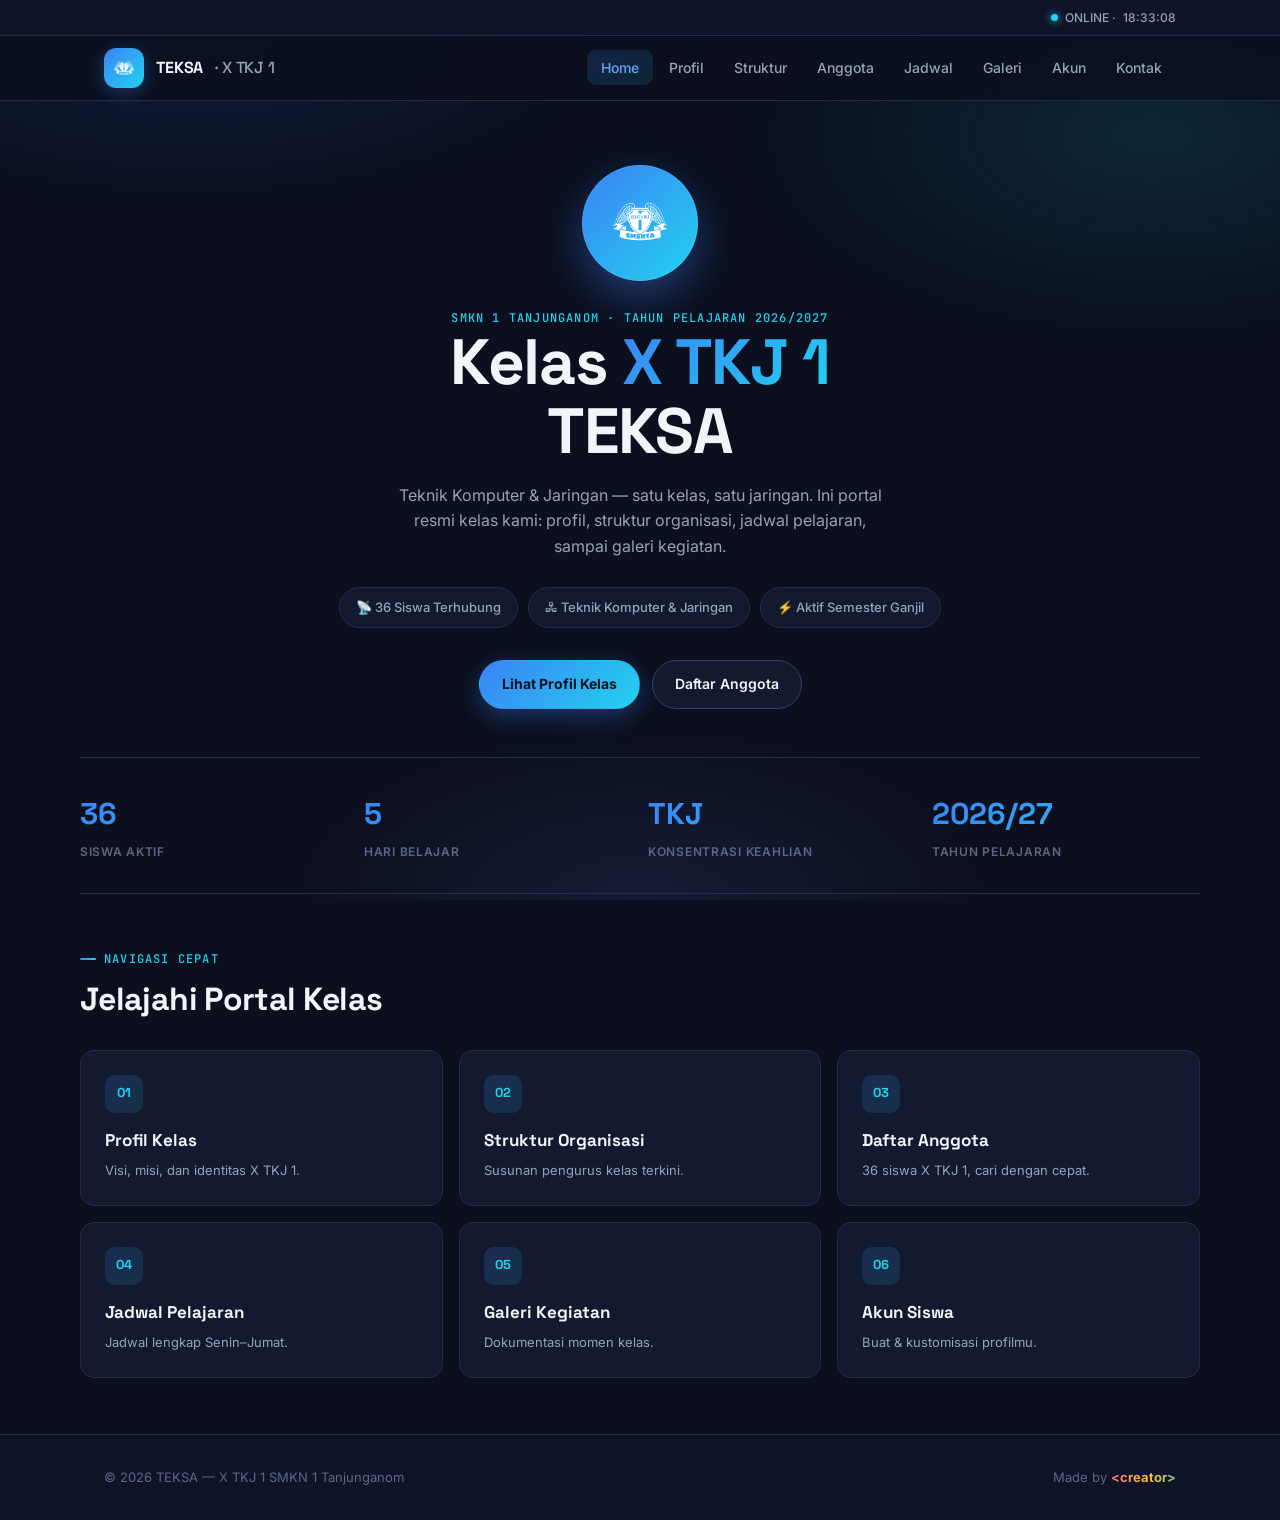
<file: index.html>
<!DOCTYPE html>
<html lang="id">
<head>
  <meta charset="UTF-8">
  <meta name="viewport" content="width=device-width, initial-scale=1.0">
  <title>TEKSA — X TKJ 1</title>
  <meta name="description" content="Situs resmi kelas X TKJ 1 (TEKSA) SMKN 1 Tanjunganom.">
  <link rel="icon" href="assets/logo.png">
  <link rel="stylesheet" href="css/style.css">
  <link rel="stylesheet" href="css/home.css">
</head>
<body>

  <div class="statusbar">
    <div class="statusbar__inner">
      <span class="statusbar__ping"><span class="statusbar__dot"></span> ONLINE · <span data-clock>00:00:00</span></span>
    </div>
  </div>

  <nav class="navbar">
    <div class="navbar__inner">
      <a href="index.html" class="navbar__brand">
        <span class="navbar__brand-badge"><img src="assets/logo.png" alt="Logo TEKSA"></span>
        TEKSA <span>· X TKJ 1</span>
      </a>
      <button class="navbar__toggle" aria-label="Buka menu" aria-expanded="false">
        <span></span><span></span><span></span>
      </button>
      <ul class="navbar__links">
        <li><a href="index.html" class="navbar__link">home</a></li>
        <li><a href="profil.html" class="navbar__link">profil</a></li>
        <li><a href="struktur.html" class="navbar__link">struktur</a></li>
        <li><a href="anggota.html" class="navbar__link">anggota</a></li>
        <li><a href="jadwal.html" class="navbar__link">jadwal</a></li>
        <li><a href="galeri.html" class="navbar__link">galeri</a></li>
        <li><a href="akun.html" class="navbar__link">akun</a></li>
        <li><a href="kontak.html" class="navbar__link">kontak</a></li>
      </ul>
    </div>
  </nav>

  <main>
    <section class="hero container hero--center">
      <div class="hero__badge">
        <img src="assets/logo.png" alt="Lambang TEKSA" class="hero__shield">
      </div>
      <p class="eyebrow eyebrow--center">SMKN 1 Tanjunganom · Tahun Pelajaran 2026/2027</p>
      <h1 class="hero__title">Kelas <span class="accent">X TKJ 1</span><br>TEKSA</h1>
      <p class="page-sub page-sub--center mt-16">Teknik Komputer &amp; Jaringan — satu kelas, satu jaringan. Ini portal resmi kelas kami: profil, struktur organisasi, jadwal pelajaran, sampai galeri kegiatan.</p>

      <div class="hero__pills">
        <span class="hero__pill">📡 36 Siswa Terhubung</span>
        <span class="hero__pill">🖧 Teknik Komputer &amp; Jaringan</span>
        <span class="hero__pill">⚡ Aktif Semester Ganjil</span>
      </div>

      <div class="hero__actions btn-row hero__actions--center">
        <a href="profil.html" class="btn btn--primary">Lihat Profil Kelas</a>
        <a href="anggota.html" class="btn">Daftar Anggota</a>
      </div>
    </section>

    <section class="stats container">
      <div class="stats__grid">
        <div class="stat">
          <div class="stat__value">36</div>
          <div class="stat__label">Siswa Aktif</div>
        </div>
        <div class="stat">
          <div class="stat__value">5</div>
          <div class="stat__label">Hari Belajar</div>
        </div>
        <div class="stat">
          <div class="stat__value">TKJ</div>
          <div class="stat__label">Konsentrasi Keahlian</div>
        </div>
        <div class="stat">
          <div class="stat__value">2026/27</div>
          <div class="stat__label">Tahun Pelajaran</div>
        </div>
      </div>
    </section>

    <section class="section container">
      <div class="section-head">
        <p class="eyebrow">Navigasi Cepat</p>
        <h2 class="page-title" style="font-size: clamp(24px, 4vw, 32px);">Jelajahi Portal Kelas</h2>
      </div>
      <div class="quicklinks">
        <a href="profil.html" class="panel panel--interactive quicklink">
          <div class="quicklink__icon">01</div>
          <div class="quicklink__title">Profil Kelas</div>
          <div class="quicklink__desc">Visi, misi, dan identitas X TKJ 1.</div>
        </a>
        <a href="struktur.html" class="panel panel--interactive quicklink">
          <div class="quicklink__icon">02</div>
          <div class="quicklink__title">Struktur Organisasi</div>
          <div class="quicklink__desc">Susunan pengurus kelas terkini.</div>
        </a>
        <a href="anggota.html" class="panel panel--interactive quicklink">
          <div class="quicklink__icon">03</div>
          <div class="quicklink__title">Daftar Anggota</div>
          <div class="quicklink__desc">36 siswa X TKJ 1, cari dengan cepat.</div>
        </a>
        <a href="jadwal.html" class="panel panel--interactive quicklink">
          <div class="quicklink__icon">04</div>
          <div class="quicklink__title">Jadwal Pelajaran</div>
          <div class="quicklink__desc">Jadwal lengkap Senin–Jumat.</div>
        </a>
        <a href="galeri.html" class="panel panel--interactive quicklink">
          <div class="quicklink__icon">05</div>
          <div class="quicklink__title">Galeri Kegiatan</div>
          <div class="quicklink__desc">Dokumentasi momen kelas.</div>
        </a>
        <a href="akun.html" class="panel panel--interactive quicklink">
          <div class="quicklink__icon">06</div>
          <div class="quicklink__title">Akun Siswa</div>
          <div class="quicklink__desc">Buat &amp; kustomisasi profilmu.</div>
        </a>
      </div>
    </section>
  </main>

  <footer class="footer">
    <div class="footer__inner">
      <span>&copy; 2026 TEKSA — X TKJ 1 SMKN 1 Tanjunganom</span>
      <span>Made by <span class="footer__creator">&lt;creator&gt;</span></span>
    </div>
  </footer>

  <script src="js/main.js"></script>
</body>
</html>
</file>
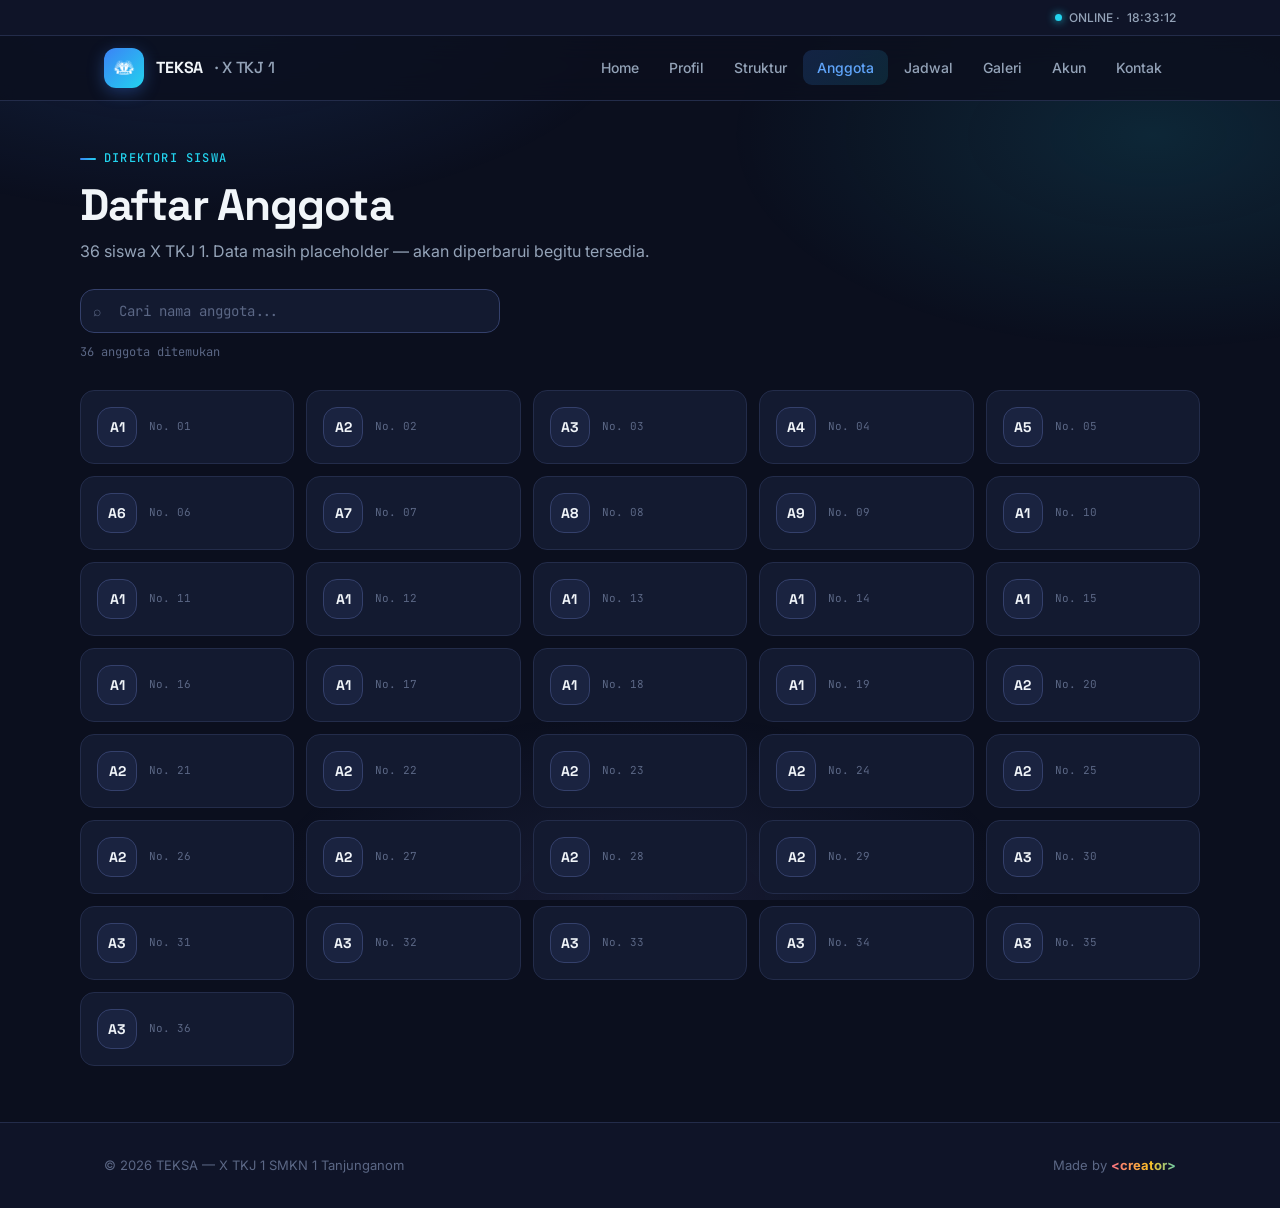
<file: anggota.html>
<!DOCTYPE html>
<html lang="id">
<head>
  <meta charset="UTF-8">
  <meta name="viewport" content="width=device-width, initial-scale=1.0">
  <title>Daftar Anggota — TEKSA X TKJ 1</title>
  <link rel="icon" href="assets/logo.png">
  <link rel="stylesheet" href="css/style.css">
  <link rel="stylesheet" href="css/anggota.css">
</head>
<body>

  <div class="statusbar">
    <div class="statusbar__inner">
      <span class="statusbar__ping"><span class="statusbar__dot"></span> ONLINE · <span data-clock>00:00:00</span></span>
    </div>
  </div>

  <nav class="navbar">
    <div class="navbar__inner">
      <a href="index.html" class="navbar__brand">
        <span class="navbar__brand-badge"><img src="assets/logo.png" alt="Logo TEKSA"></span>
        TEKSA <span>· X TKJ 1</span>
      </a>
      <button class="navbar__toggle" aria-label="Buka menu" aria-expanded="false">
        <span></span><span></span><span></span>
      </button>
      <ul class="navbar__links">
        <li><a href="index.html" class="navbar__link">home</a></li>
        <li><a href="profil.html" class="navbar__link">profil</a></li>
        <li><a href="struktur.html" class="navbar__link">struktur</a></li>
        <li><a href="anggota.html" class="navbar__link">anggota</a></li>
        <li><a href="jadwal.html" class="navbar__link">jadwal</a></li>
        <li><a href="galeri.html" class="navbar__link">galeri</a></li>
        <li><a href="akun.html" class="navbar__link">akun</a></li>
        <li><a href="kontak.html" class="navbar__link">kontak</a></li>
      </ul>
    </div>
  </nav>

  <main>
    <section class="section container" style="padding-top: 48px;">
      <p class="eyebrow">Direktori Siswa</p>
      <h1 class="page-title">Daftar Anggota</h1>
      <p class="page-sub">36 siswa X TKJ 1. Data masih placeholder — akan diperbarui begitu tersedia.</p>

      <div class="search-bar">
        <span class="search-bar__icon">⌕</span>
        <input type="text" id="memberSearch" placeholder="Cari nama anggota...">
      </div>
      <div class="member-count" id="memberCount">36 anggota ditemukan</div>

      <div class="member-grid" id="memberGrid"></div>
    </section>
  </main>

  <footer class="footer">
    <div class="footer__inner">
      <span>&copy; 2026 TEKSA — X TKJ 1 SMKN 1 Tanjunganom</span>
      <span>Made by <span class="footer__creator">&lt;creator&gt;</span></span>
    </div>
  </footer>

  <script src="js/main.js"></script>
  <script src="js/anggota.js"></script>
</body>
</html>
</file>
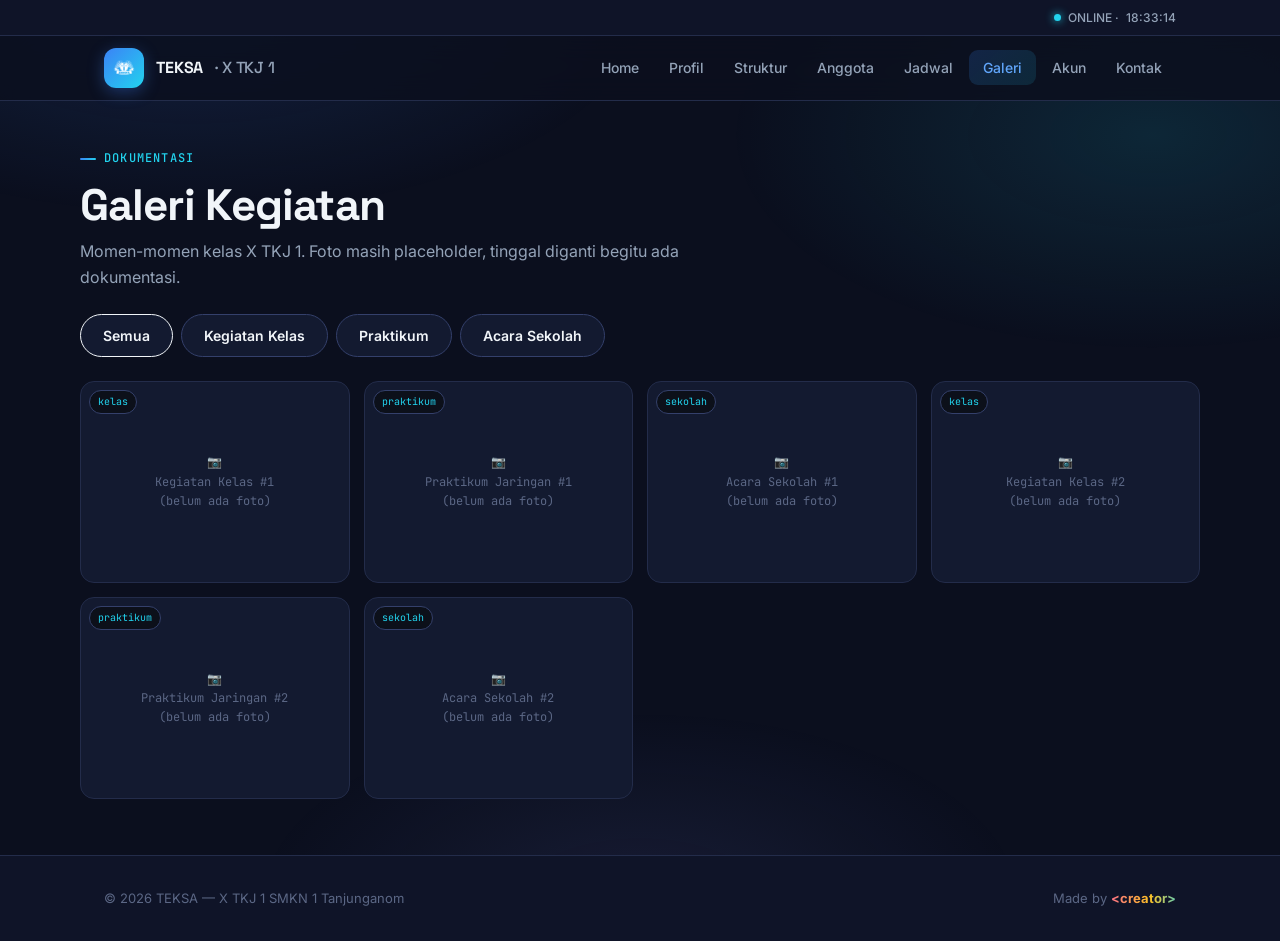
<file: galeri.html>
<!DOCTYPE html>
<html lang="id">
<head>
  <meta charset="UTF-8">
  <meta name="viewport" content="width=device-width, initial-scale=1.0">
  <title>Galeri Kegiatan — TEKSA X TKJ 1</title>
  <link rel="icon" href="assets/logo.png">
  <link rel="stylesheet" href="css/style.css">
  <link rel="stylesheet" href="css/galeri.css">
</head>
<body>

  <div class="statusbar">
    <div class="statusbar__inner">
      <span class="statusbar__ping"><span class="statusbar__dot"></span> ONLINE · <span data-clock>00:00:00</span></span>
    </div>
  </div>

  <nav class="navbar">
    <div class="navbar__inner">
      <a href="index.html" class="navbar__brand">
        <span class="navbar__brand-badge"><img src="assets/logo.png" alt="Logo TEKSA"></span>
        TEKSA <span>· X TKJ 1</span>
      </a>
      <button class="navbar__toggle" aria-label="Buka menu" aria-expanded="false">
        <span></span><span></span><span></span>
      </button>
      <ul class="navbar__links">
        <li><a href="index.html" class="navbar__link">home</a></li>
        <li><a href="profil.html" class="navbar__link">profil</a></li>
        <li><a href="struktur.html" class="navbar__link">struktur</a></li>
        <li><a href="anggota.html" class="navbar__link">anggota</a></li>
        <li><a href="jadwal.html" class="navbar__link">jadwal</a></li>
        <li><a href="galeri.html" class="navbar__link">galeri</a></li>
        <li><a href="akun.html" class="navbar__link">akun</a></li>
        <li><a href="kontak.html" class="navbar__link">kontak</a></li>
      </ul>
    </div>
  </nav>

  <main>
    <section class="section container" style="padding-top: 48px;">
      <p class="eyebrow">Dokumentasi</p>
      <h1 class="page-title">Galeri Kegiatan</h1>
      <p class="page-sub">Momen-momen kelas X TKJ 1. Foto masih placeholder, tinggal diganti begitu ada dokumentasi.</p>

      <div class="gallery-filters">
        <button class="btn filter-btn is-active" data-filter="all" style="border-color: var(--accent-green); color: var(--accent-green);">Semua</button>
        <button class="btn filter-btn" data-filter="kelas">Kegiatan Kelas</button>
        <button class="btn filter-btn" data-filter="praktikum">Praktikum</button>
        <button class="btn filter-btn" data-filter="sekolah">Acara Sekolah</button>
      </div>

      <div class="gallery-grid" id="galleryGrid"></div>
    </section>
  </main>

  <div class="lightbox" id="lightbox">
    <button class="lightbox__close" id="lightboxClose" aria-label="Tutup">✕</button>
    <div class="lightbox__content" id="lightboxContent"></div>
  </div>

  <footer class="footer">
    <div class="footer__inner">
      <span>&copy; 2026 TEKSA — X TKJ 1 SMKN 1 Tanjunganom</span>
      <span>Made by <span class="footer__creator">&lt;creator&gt;</span></span>
    </div>
  </footer>

  <script src="js/main.js"></script>
  <script src="js/galeri.js"></script>
</body>
</html>
</file>
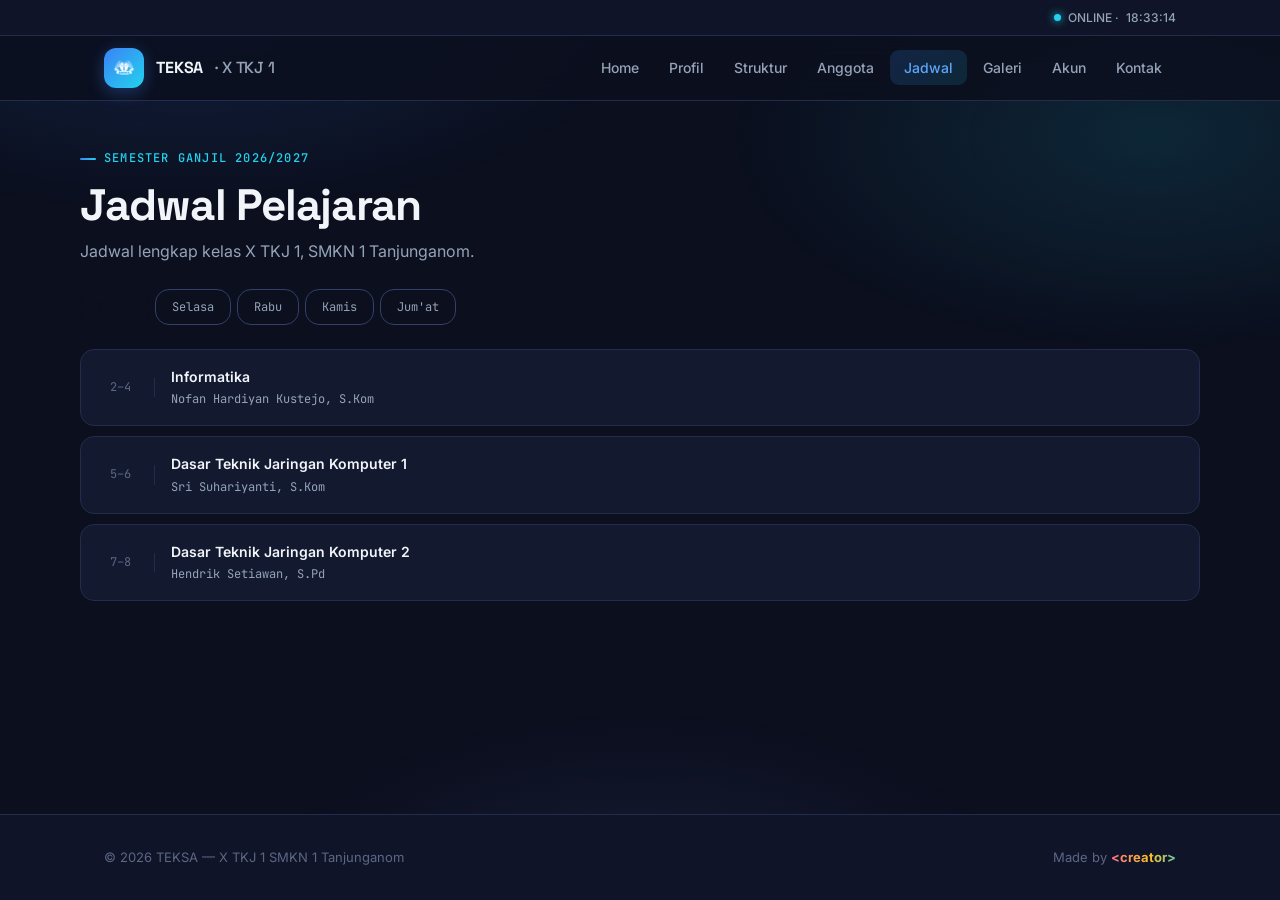
<file: jadwal.html>
<!DOCTYPE html>
<html lang="id">
<head>
  <meta charset="UTF-8">
  <meta name="viewport" content="width=device-width, initial-scale=1.0">
  <title>Jadwal Pelajaran — TEKSA X TKJ 1</title>
  <link rel="icon" href="assets/logo.png">
  <link rel="stylesheet" href="css/style.css">
  <link rel="stylesheet" href="css/jadwal.css">
</head>
<body>

  <div class="statusbar">
    <div class="statusbar__inner">
      <span class="statusbar__ping"><span class="statusbar__dot"></span> ONLINE · <span data-clock>00:00:00</span></span>
    </div>
  </div>

  <nav class="navbar">
    <div class="navbar__inner">
      <a href="index.html" class="navbar__brand">
        <span class="navbar__brand-badge"><img src="assets/logo.png" alt="Logo TEKSA"></span>
        TEKSA <span>· X TKJ 1</span>
      </a>
      <button class="navbar__toggle" aria-label="Buka menu" aria-expanded="false">
        <span></span><span></span><span></span>
      </button>
      <ul class="navbar__links">
        <li><a href="index.html" class="navbar__link">home</a></li>
        <li><a href="profil.html" class="navbar__link">profil</a></li>
        <li><a href="struktur.html" class="navbar__link">struktur</a></li>
        <li><a href="anggota.html" class="navbar__link">anggota</a></li>
        <li><a href="jadwal.html" class="navbar__link">jadwal</a></li>
        <li><a href="galeri.html" class="navbar__link">galeri</a></li>
        <li><a href="akun.html" class="navbar__link">akun</a></li>
        <li><a href="kontak.html" class="navbar__link">kontak</a></li>
      </ul>
    </div>
  </nav>

  <main>
    <section class="section container" style="padding-top: 48px;">
      <p class="eyebrow">Semester Ganjil 2026/2027</p>
      <h1 class="page-title">Jadwal Pelajaran</h1>
      <p class="page-sub">Jadwal lengkap kelas X TKJ 1, SMKN 1 Tanjunganom.</p>

      <div class="day-tabs" role="tablist">
        <button class="day-tab is-active" data-day="senin">Senin</button>
        <button class="day-tab" data-day="selasa">Selasa</button>
        <button class="day-tab" data-day="rabu">Rabu</button>
        <button class="day-tab" data-day="kamis">Kamis</button>
        <button class="day-tab" data-day="jumat">Jum'at</button>
      </div>

      <div id="senin" class="day-panel is-active">
        <div class="schedule-list">
          <div class="panel schedule-item">
            <div class="schedule-item__slot">2–4</div>
            <div><div class="schedule-item__subject">Informatika</div><div class="schedule-item__teacher">Nofan Hardiyan Kustejo, S.Kom</div></div>
          </div>
          <div class="panel schedule-item">
            <div class="schedule-item__slot">5–6</div>
            <div><div class="schedule-item__subject">Dasar Teknik Jaringan Komputer 1</div><div class="schedule-item__teacher">Sri Suhariyanti, S.Kom</div></div>
          </div>
          <div class="panel schedule-item">
            <div class="schedule-item__slot">7–8</div>
            <div><div class="schedule-item__subject">Dasar Teknik Jaringan Komputer 2</div><div class="schedule-item__teacher">Hendrik Setiawan, S.Pd</div></div>
          </div>
        </div>
      </div>

      <div id="selasa" class="day-panel">
        <div class="schedule-list">
          <div class="panel schedule-item">
            <div class="schedule-item__slot">1–2</div>
            <div><div class="schedule-item__subject">Bhs. Inggris</div><div class="schedule-item__teacher">Yuyun Sulistyowati, S.Pd</div></div>
          </div>
          <div class="panel schedule-item">
            <div class="schedule-item__slot">3–4</div>
            <div><div class="schedule-item__subject">Bahasa Jawa</div><div class="schedule-item__teacher">Amelia Febriana, S.Pd</div></div>
          </div>
          <div class="panel schedule-item">
            <div class="schedule-item__slot">5–7</div>
            <div><div class="schedule-item__subject">Project IPAS</div><div class="schedule-item__teacher">Puji Lestari, S.Pd</div></div>
          </div>
          <div class="panel schedule-item">
            <div class="schedule-item__slot">8–9</div>
            <div><div class="schedule-item__subject">Pend. Agama &amp; Budi Pekerti</div><div class="schedule-item__teacher">Muhtar Ali, S.Pd.I</div></div>
          </div>
        </div>
      </div>

      <div id="rabu" class="day-panel">
        <div class="schedule-list">
          <div class="panel schedule-item">
            <div class="schedule-item__slot">1–2</div>
            <div><div class="schedule-item__subject">Matematika</div><div class="schedule-item__teacher">Sutarti, S.Pd</div></div>
          </div>
          <div class="panel schedule-item">
            <div class="schedule-item__slot">3–4</div>
            <div><div class="schedule-item__subject">Bhs. Indonesia</div><div class="schedule-item__teacher">Retna Pujilestari, S.Pd</div></div>
          </div>
          <div class="panel schedule-item">
            <div class="schedule-item__slot">5–6</div>
            <div><div class="schedule-item__subject">Dasar Teknik Jaringan Komputer 1</div><div class="schedule-item__teacher">Daning Singgih Katmitasari, S.Kom</div></div>
          </div>
          <div class="panel schedule-item">
            <div class="schedule-item__slot">7–8</div>
            <div><div class="schedule-item__subject">Dasar Teknik Jaringan Komputer 2</div><div class="schedule-item__teacher">A. Nur Kholis Sulthon, S.Kom</div></div>
          </div>
        </div>
      </div>

      <div id="kamis" class="day-panel">
        <div class="schedule-list">
          <div class="panel schedule-item">
            <div class="schedule-item__slot">1–2</div>
            <div><div class="schedule-item__subject">Pend. Jasmani &amp; Kesehatan</div><div class="schedule-item__teacher">Irwan Subagyo, S.Pd, M.Si</div></div>
          </div>
          <div class="panel schedule-item">
            <div class="schedule-item__slot">3–5</div>
            <div><div class="schedule-item__subject">Project IPAS</div><div class="schedule-item__teacher">Puji Lestari, S.Pd</div></div>
          </div>
          <div class="panel schedule-item">
            <div class="schedule-item__slot">6–7</div>
            <div><div class="schedule-item__subject">Koding &amp; Kecerdasan Artificial</div><div class="schedule-item__teacher">M. Zulfikar Ali Wafa, S.Kom</div></div>
          </div>
          <div class="panel schedule-item">
            <div class="schedule-item__slot">8–9</div>
            <div><div class="schedule-item__subject">Bhs. Indonesia</div><div class="schedule-item__teacher">Retna Pujilestari, S.Pd</div></div>
          </div>
        </div>
      </div>

      <div id="jumat" class="day-panel">
        <div class="schedule-list">
          <div class="panel schedule-item">
            <div class="schedule-item__slot">1–2</div>
            <div><div class="schedule-item__subject">Sejarah Indonesia</div><div class="schedule-item__teacher">Arip Purnomo, S.Pd</div></div>
          </div>
          <div class="panel schedule-item">
            <div class="schedule-item__slot">3–4</div>
            <div><div class="schedule-item__subject">Bhs. Inggris</div><div class="schedule-item__teacher">Yuyun Sulistyowati, S.Pd</div></div>
          </div>
          <div class="panel schedule-item">
            <div class="schedule-item__slot">5–6</div>
            <div><div class="schedule-item__subject">Matematika</div><div class="schedule-item__teacher">Sutarti, S.Pd</div></div>
          </div>
          <div class="panel schedule-item">
            <div class="schedule-item__slot">7–8</div>
            <div><div class="schedule-item__subject">Pendidikan Pancasila</div><div class="schedule-item__teacher">Febriana Novi Andari, S.Pd</div></div>
          </div>
          <div class="panel schedule-item">
            <div class="schedule-item__slot">9–10</div>
            <div><div class="schedule-item__subject">Seni Budaya</div><div class="schedule-item__teacher">Aroufi Margahayu, S.Pd</div></div>
          </div>
        </div>
      </div>
    </section>
  </main>

  <footer class="footer">
    <div class="footer__inner">
      <span>&copy; 2026 TEKSA — X TKJ 1 SMKN 1 Tanjunganom</span>
      <span>Made by <span class="footer__creator">&lt;creator&gt;</span></span>
    </div>
  </footer>

  <script src="js/main.js"></script>
  <script>
    document.querySelectorAll('.day-tab').forEach(tab => {
      tab.addEventListener('click', () => {
        document.querySelectorAll('.day-tab').forEach(t => t.classList.remove('is-active'));
        document.querySelectorAll('.day-panel').forEach(p => p.classList.remove('is-active'));
        tab.classList.add('is-active');
        document.getElementById(tab.dataset.day).classList.add('is-active');
      });
    });
  </script>
</body>
</html>
</file>
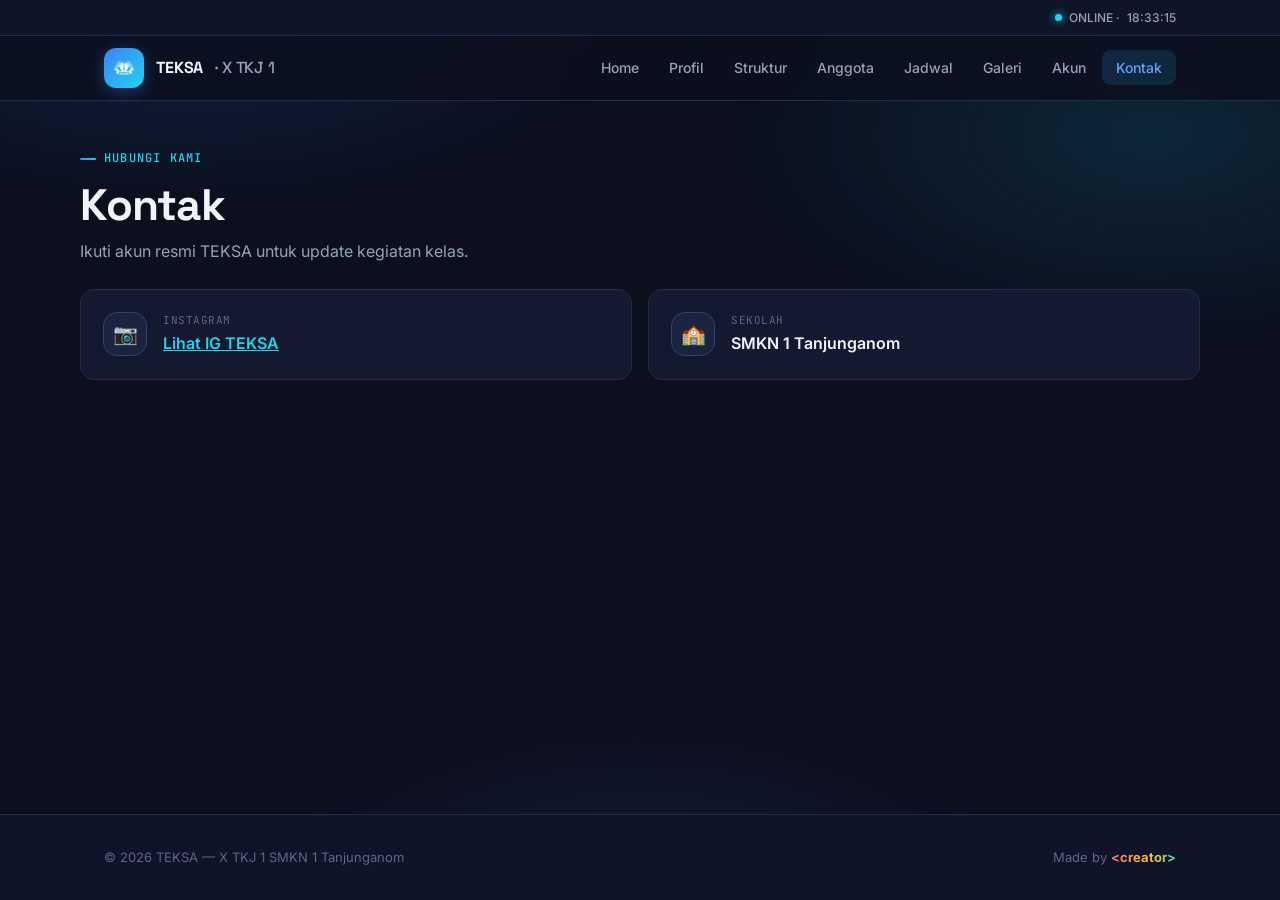
<file: kontak.html>
<!DOCTYPE html>
<html lang="id">
<head>
  <meta charset="UTF-8">
  <meta name="viewport" content="width=device-width, initial-scale=1.0">
  <title>Kontak — TEKSA X TKJ 1</title>
  <link rel="icon" href="assets/logo.png">
  <link rel="stylesheet" href="css/style.css">
  <link rel="stylesheet" href="css/kontak.css">
</head>
<body>

  <div class="statusbar">
    <div class="statusbar__inner">
      <span class="statusbar__ping"><span class="statusbar__dot"></span> ONLINE · <span data-clock>00:00:00</span></span>
    </div>
  </div>

  <nav class="navbar">
    <div class="navbar__inner">
      <a href="index.html" class="navbar__brand">
        <span class="navbar__brand-badge"><img src="assets/logo.png" alt="Logo TEKSA"></span>
        TEKSA <span>· X TKJ 1</span>
      </a>
      <button class="navbar__toggle" aria-label="Buka menu" aria-expanded="false">
        <span></span><span></span><span></span>
      </button>
      <ul class="navbar__links">
        <li><a href="index.html" class="navbar__link">home</a></li>
        <li><a href="profil.html" class="navbar__link">profil</a></li>
        <li><a href="struktur.html" class="navbar__link">struktur</a></li>
        <li><a href="anggota.html" class="navbar__link">anggota</a></li>
        <li><a href="jadwal.html" class="navbar__link">jadwal</a></li>
        <li><a href="galeri.html" class="navbar__link">galeri</a></li>
        <li><a href="akun.html" class="navbar__link">akun</a></li>
        <li><a href="kontak.html" class="navbar__link">kontak</a></li>
      </ul>
    </div>
  </nav>

  <main>
    <section class="section container" style="padding-top: 48px;">
      <p class="eyebrow">Hubungi Kami</p>
      <h1 class="page-title">Kontak</h1>
      <p class="page-sub">Ikuti akun resmi TEKSA untuk update kegiatan kelas.</p>

      <div class="contact-grid">
        <div class="panel contact-card">
          <div class="contact-card__icon">📷</div>
          <div>
            <div class="contact-card__label">Instagram</div>
            <div class="contact-card__value"><a class="ig-link" href="https://www.instagram.com/teksa_10tkj1?igsh=MTVtMmRmdmVlcmg3bg==" target="_blank" rel="noopener noreferrer">Lihat IG TEKSA</a></div>
          </div>
        </div>
        <div class="panel contact-card">
          <div class="contact-card__icon">🏫</div>
          <div>
            <div class="contact-card__label">Sekolah</div>
            <div class="contact-card__value">SMKN 1 Tanjunganom</div>
          </div>
        </div>
      </div>
    </section>
  </main>

  <footer class="footer">
    <div class="footer__inner">
      <span>&copy; 2026 TEKSA — X TKJ 1 SMKN 1 Tanjunganom</span>
      <span>Made by <span class="footer__creator">&lt;creator&gt;</span></span>
    </div>
  </footer>

  <script src="js/main.js"></script>
</body>
</html>
</file>
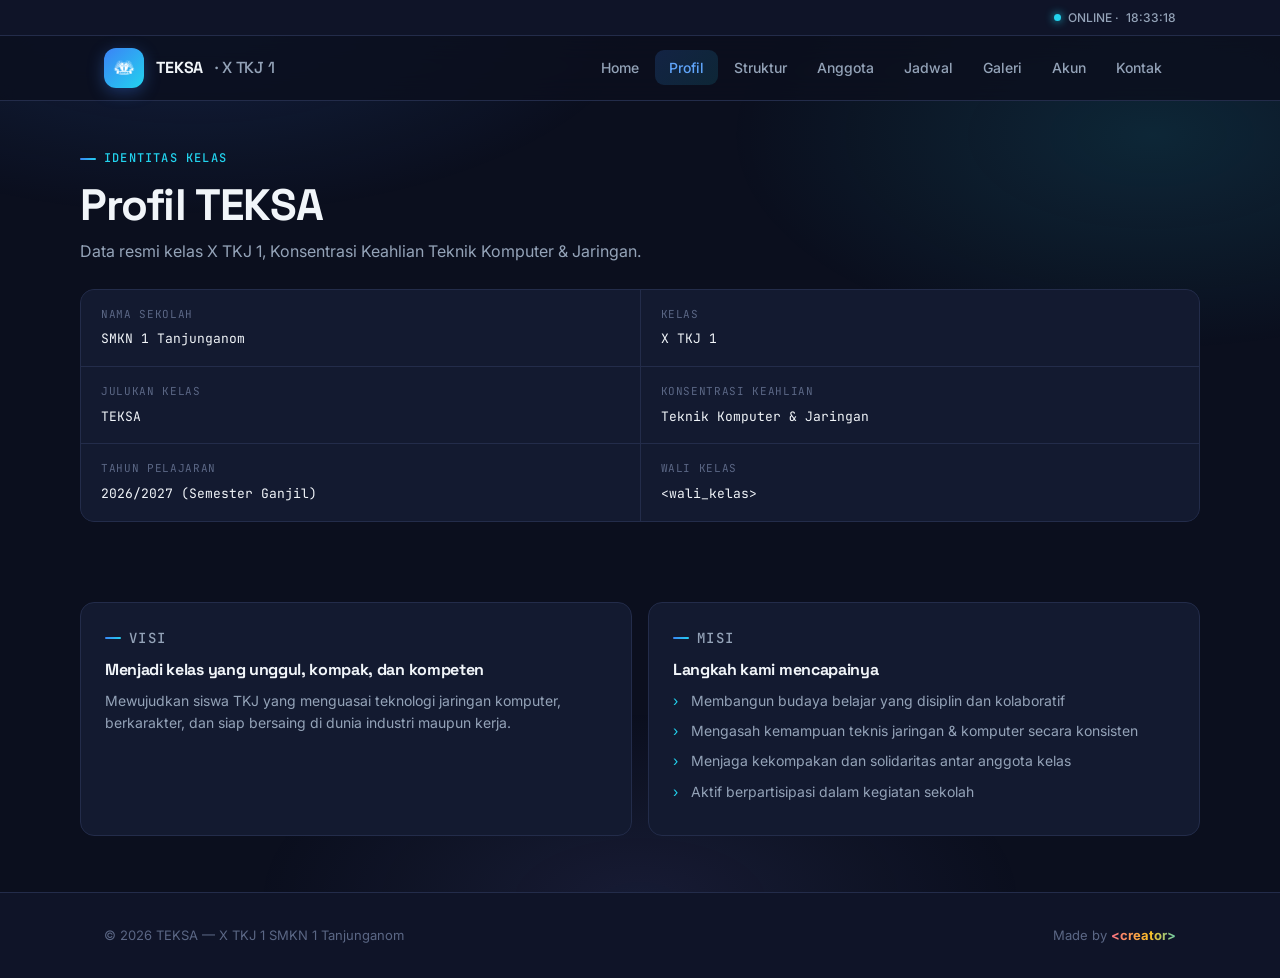
<file: profil.html>
<!DOCTYPE html>
<html lang="id">
<head>
  <meta charset="UTF-8">
  <meta name="viewport" content="width=device-width, initial-scale=1.0">
  <title>Profil Kelas — TEKSA X TKJ 1</title>
  <link rel="icon" href="assets/logo.png">
  <link rel="stylesheet" href="css/style.css">
  <link rel="stylesheet" href="css/profil.css">
</head>
<body>

  <div class="statusbar">
    <div class="statusbar__inner">
      <span class="statusbar__ping"><span class="statusbar__dot"></span> ONLINE · <span data-clock>00:00:00</span></span>
    </div>
  </div>

  <nav class="navbar">
    <div class="navbar__inner">
      <a href="index.html" class="navbar__brand">
        <span class="navbar__brand-badge"><img src="assets/logo.png" alt="Logo TEKSA"></span>
        TEKSA <span>· X TKJ 1</span>
      </a>
      <button class="navbar__toggle" aria-label="Buka menu" aria-expanded="false">
        <span></span><span></span><span></span>
      </button>
      <ul class="navbar__links">
        <li><a href="index.html" class="navbar__link">home</a></li>
        <li><a href="profil.html" class="navbar__link">profil</a></li>
        <li><a href="struktur.html" class="navbar__link">struktur</a></li>
        <li><a href="anggota.html" class="navbar__link">anggota</a></li>
        <li><a href="jadwal.html" class="navbar__link">jadwal</a></li>
        <li><a href="galeri.html" class="navbar__link">galeri</a></li>
        <li><a href="akun.html" class="navbar__link">akun</a></li>
        <li><a href="kontak.html" class="navbar__link">kontak</a></li>
      </ul>
    </div>
  </nav>

  <main>
    <section class="section container" style="padding-top: 48px;">
      <p class="eyebrow">Identitas Kelas</p>
      <h1 class="page-title">Profil TEKSA</h1>
      <p class="page-sub">Data resmi kelas X TKJ 1, Konsentrasi Keahlian Teknik Komputer &amp; Jaringan.</p>

      <div class="info-grid">
        <div class="info-row">
          <div class="info-row__key">Nama Sekolah</div>
          <div class="info-row__val">SMKN 1 Tanjunganom</div>
        </div>
        <div class="info-row">
          <div class="info-row__key">Kelas</div>
          <div class="info-row__val">X TKJ 1</div>
        </div>
        <div class="info-row">
          <div class="info-row__key">Julukan Kelas</div>
          <div class="info-row__val">TEKSA</div>
        </div>
        <div class="info-row">
          <div class="info-row__key">Konsentrasi Keahlian</div>
          <div class="info-row__val">Teknik Komputer &amp; Jaringan</div>
        </div>
        <div class="info-row">
          <div class="info-row__key">Tahun Pelajaran</div>
          <div class="info-row__val">2026/2027 (Semester Ganjil)</div>
        </div>
        <div class="info-row">
          <div class="info-row__key">Wali Kelas</div>
          <div class="info-row__val">&lt;wali_kelas&gt;</div>
        </div>
      </div>
    </section>

    <section class="section container" style="padding-top: 0;">
      <div class="vm-grid">
        <div class="panel vm-card">
          <p class="eyebrow" style="margin-bottom: 12px;">Visi</p>
          <h3>Menjadi kelas yang unggul, kompak, dan kompeten</h3>
          <p>Mewujudkan siswa TKJ yang menguasai teknologi jaringan komputer, berkarakter, dan siap bersaing di dunia industri maupun kerja.</p>
        </div>
        <div class="panel vm-card">
          <p class="eyebrow" style="margin-bottom: 12px;">Misi</p>
          <h3>Langkah kami mencapainya</h3>
          <ul>
            <li>Membangun budaya belajar yang disiplin dan kolaboratif</li>
            <li>Mengasah kemampuan teknis jaringan &amp; komputer secara konsisten</li>
            <li>Menjaga kekompakan dan solidaritas antar anggota kelas</li>
            <li>Aktif berpartisipasi dalam kegiatan sekolah</li>
          </ul>
        </div>
      </div>
    </section>
  </main>

  <footer class="footer">
    <div class="footer__inner">
      <span>&copy; 2026 TEKSA — X TKJ 1 SMKN 1 Tanjunganom</span>
      <span>Made by <span class="footer__creator">&lt;creator&gt;</span></span>
    </div>
  </footer>

  <script src="js/main.js"></script>
</body>
</html>
</file>
<file: css/style.css>
/* ============================================
   TEKSA — X TKJ 1 · Global Stylesheet
   Konsep: Jaringan modern, dark + aksen biru elektrik/cyan
   ============================================ */

@import url('https://fonts.googleapis.com/css2?family=Space+Grotesk:wght@500;600;700;800&family=Inter:wght@400;500;600;700&family=JetBrains+Mono:wght@400;500;700&display=swap');

:root {
  /* Palette */
  --bg: #0b0f1e;
  --bg-soft: #0f1428;
  --surface: #131a30;
  --surface-raised: #1a2340;
  --border: #232c4a;
  --border-bright: #34406b;

  --accent-blue: #3b82f6;
  --accent-blue-bright: #60a5fa;
  --accent-cyan: #22d3ee;
  --accent-violet: #818cf8;
  --accent-red: #fb7185;
  --accent-amber: #fbbf24;

  --gradient-brand: linear-gradient(135deg, var(--accent-blue) 0%, var(--accent-cyan) 100%);
  --gradient-brand-soft: linear-gradient(135deg, rgba(59, 130, 246, 0.18) 0%, rgba(34, 211, 238, 0.12) 100%);

  --text-primary: #f1f5f9;
  --text-secondary: #94a3b8;
  --text-dim: #5b6785;

  --font-display: 'Space Grotesk', 'Inter', sans-serif;
  --font-body: 'Inter', sans-serif;
  --font-mono: 'JetBrains Mono', monospace;

  --radius: 14px;
  --radius-sm: 9px;
  --radius-lg: 22px;
  --max-width: 1120px;
}

* {
  margin: 0;
  padding: 0;
  box-sizing: border-box;
}

html {
  scroll-behavior: smooth;
}

body {
  background: var(--bg);
  color: var(--text-primary);
  font-family: var(--font-body);
  line-height: 1.6;
  min-height: 100vh;
  display: flex;
  flex-direction: column;
  position: relative;
  overflow-x: hidden;
}

/* Ambient background glow — lembut, bukan grid terminal */
body::before {
  content: '';
  position: fixed;
  inset: 0;
  background:
    radial-gradient(ellipse 60% 40% at 15% 0%, rgba(59, 130, 246, 0.16), transparent 60%),
    radial-gradient(ellipse 55% 40% at 90% 15%, rgba(34, 211, 238, 0.12), transparent 60%),
    radial-gradient(ellipse 50% 35% at 50% 100%, rgba(129, 140, 248, 0.10), transparent 60%);
  pointer-events: none;
  z-index: 0;
}

main {
  flex: 1;
  position: relative;
  z-index: 1;
}

a {
  color: inherit;
  text-decoration: none;
}

img {
  max-width: 100%;
  display: block;
}

ul {
  list-style: none;
}

button, input, textarea, select {
  font-family: inherit;
}

::selection {
  background: var(--accent-blue);
  color: #ffffff;
}

a:focus-visible,
button:focus-visible,
input:focus-visible,
textarea:focus-visible {
  outline: 2px solid var(--accent-cyan);
  outline-offset: 2px;
}

@media (prefers-reduced-motion: reduce) {
  *, *::before, *::after {
    animation-duration: 0.01ms !important;
    animation-iteration-count: 1 !important;
    transition-duration: 0.01ms !important;
    scroll-behavior: auto !important;
  }
}

.container {
  max-width: var(--max-width);
  margin: 0 auto;
  padding: 0 24px;
}

@media (max-width: 400px) {
  .container {
    padding: 0 18px;
  }
}

/* ============================================
   Status strip — ringkas, bukan baris command penuh
   ============================================ */
.statusbar {
  border-bottom: 1px solid var(--border);
  background: var(--bg-soft);
  position: relative;
  z-index: 2;
}

.statusbar__inner {
  max-width: var(--max-width);
  margin: 0 auto;
  padding: 8px 24px;
  display: flex;
  align-items: center;
  justify-content: flex-end;
  gap: 16px;
}

.statusbar__prompt {
  display: none;
}

.statusbar__ping {
  display: flex;
  align-items: center;
  gap: 7px;
  color: var(--text-secondary);
  font-size: 12px;
  font-weight: 500;
  white-space: nowrap;
}

.statusbar__dot {
  width: 7px;
  height: 7px;
  border-radius: 50%;
  background: var(--accent-cyan);
  box-shadow: 0 0 8px var(--accent-cyan);
  animation: pulse 2s ease-in-out infinite;
}

@keyframes pulse {
  0%, 100% { opacity: 1; }
  50% { opacity: 0.45; }
}

/* ============================================
   Navbar
   ============================================ */
.navbar {
  position: sticky;
  top: 0;
  z-index: 50;
  background: rgba(11, 15, 30, 0.82);
  backdrop-filter: blur(14px);
  border-bottom: 1px solid var(--border);
}

.navbar__inner {
  max-width: var(--max-width);
  margin: 0 auto;
  padding: 12px 24px;
  display: flex;
  align-items: center;
  justify-content: space-between;
  gap: 20px;
}

.navbar__brand {
  display: flex;
  align-items: center;
  gap: 12px;
  font-family: var(--font-display);
  font-weight: 700;
  font-size: 16px;
  letter-spacing: -0.01em;
}

.navbar__brand-badge {
  width: 40px;
  height: 40px;
  border-radius: 12px;
  background: var(--gradient-brand);
  display: flex;
  align-items: center;
  justify-content: center;
  flex-shrink: 0;
  box-shadow: 0 4px 16px rgba(59, 130, 246, 0.35);
}

.navbar__brand-badge img {
  width: 26px;
  height: 26px;
  object-fit: contain;
  filter: brightness(0) invert(1);
}

.navbar__brand span {
  color: var(--text-secondary);
  font-weight: 500;
}

.navbar__links {
  display: flex;
  align-items: center;
  gap: 2px;
}

.navbar__link {
  font-family: var(--font-body);
  font-size: 14px;
  font-weight: 500;
  color: var(--text-secondary);
  padding: 9px 14px;
  border-radius: var(--radius-sm);
  transition: color 0.15s ease, background 0.15s ease;
  white-space: nowrap;
  text-transform: capitalize;
}

.navbar__link:hover {
  color: var(--text-primary);
  background: var(--surface);
}

.navbar__link.is-active {
  color: var(--accent-blue-bright);
  background: var(--gradient-brand-soft);
}

.navbar__toggle {
  display: none;
  flex-direction: column;
  gap: 4px;
  background: none;
  border: none;
  cursor: pointer;
  padding: 8px;
}

.navbar__toggle span {
  width: 20px;
  height: 2px;
  border-radius: 2px;
  background: var(--accent-cyan);
  transition: transform 0.2s ease, opacity 0.2s ease;
}

@media (max-width: 860px) {
  .navbar__toggle {
    display: flex;
  }

  .navbar__links {
    position: absolute;
    top: 100%;
    left: 0;
    right: 0;
    background: var(--bg-soft);
    border-bottom: 1px solid var(--border);
    flex-direction: column;
    align-items: stretch;
    padding: 10px;
    gap: 2px;
    display: none;
  }

  .navbar__links.is-open {
    display: flex;
  }

  .navbar__link {
    padding: 13px 16px;
  }
}

/* ============================================
   Typography helpers
   ============================================ */
.eyebrow {
  font-family: var(--font-mono);
  font-size: 12px;
  letter-spacing: 0.1em;
  text-transform: uppercase;
  color: var(--accent-cyan);
  display: flex;
  align-items: center;
  gap: 8px;
  font-weight: 500;
}

.eyebrow::before {
  content: '';
  width: 16px;
  height: 2px;
  border-radius: 2px;
  background: var(--gradient-brand);
}

h1, h2, h3, h4 {
  font-family: var(--font-display);
  font-weight: 700;
  line-height: 1.15;
  letter-spacing: -0.02em;
}

.page-title {
  font-size: clamp(28px, 5vw, 44px);
  margin: 12px 0 8px;
  word-wrap: break-word;
  overflow-wrap: break-word;
}

.page-sub {
  color: var(--text-secondary);
  font-size: 16px;
  max-width: 60ch;
}

.section {
  padding: 56px 0;
  position: relative;
  z-index: 1;
}

.section-head {
  margin-bottom: 32px;
}

/* ============================================
   Cards / panels
   ============================================ */
.panel {
  background: var(--surface);
  border: 1px solid var(--border);
  border-radius: var(--radius);
  padding: 24px;
}

.panel--interactive {
  transition: border-color 0.2s ease, transform 0.2s ease, box-shadow 0.2s ease;
}

.panel--interactive:hover {
  border-color: var(--border-bright);
  transform: translateY(-3px);
  box-shadow: 0 12px 32px rgba(0, 0, 0, 0.28);
}

/* ============================================
   Buttons
   ============================================ */
.btn {
  display: inline-flex;
  align-items: center;
  gap: 8px;
  font-family: var(--font-body);
  font-size: 14px;
  font-weight: 600;
  padding: 12px 22px;
  border-radius: 999px;
  border: 1px solid var(--border-bright);
  background: var(--surface);
  color: var(--text-primary);
  cursor: pointer;
  transition: all 0.18s ease;
  white-space: nowrap;
}

.btn:hover {
  border-color: var(--accent-blue-bright);
  color: var(--accent-blue-bright);
  transform: translateY(-1px);
}

.btn--primary {
  background: var(--gradient-brand);
  border-color: transparent;
  color: #071022;
  font-weight: 700;
  box-shadow: 0 8px 24px rgba(59, 130, 246, 0.35);
}

.btn--primary:hover {
  color: #071022;
  filter: brightness(1.08);
  box-shadow: 0 10px 28px rgba(34, 211, 238, 0.4);
}

.btn-row {
  display: flex;
  gap: 12px;
  flex-wrap: wrap;
}

/* ============================================
   Badges
   ============================================ */
.badge {
  display: inline-block;
  font-family: var(--font-body);
  font-size: 12px;
  font-weight: 600;
  padding: 4px 11px;
  border-radius: 999px;
  border: 1px solid var(--border-bright);
  color: var(--text-secondary);
}

.badge--green {
  border-color: transparent;
  background: var(--gradient-brand-soft);
  color: var(--accent-cyan);
}

.badge--cyan {
  border-color: transparent;
  background: var(--gradient-brand-soft);
  color: var(--accent-blue-bright);
}

/* ============================================
   Footer
   ============================================ */
.footer {
  border-top: 1px solid var(--border);
  background: var(--bg-soft);
  padding: 32px 0;
  position: relative;
  z-index: 1;
}

.footer__inner {
  max-width: var(--max-width);
  margin: 0 auto;
  padding: 0 24px;
  display: flex;
  align-items: center;
  justify-content: space-between;
  flex-wrap: wrap;
  gap: 12px;
  font-size: 13px;
  color: var(--text-dim);
}

.footer__creator {
  font-weight: 700;
  background: linear-gradient(90deg, #fb7185, #fbbf24, #22d3ee, #3b82f6, #818cf8, #fb7185);
  background-size: 300% auto;
  -webkit-background-clip: text;
  background-clip: text;
  color: transparent;
  animation: rgb-flow 5s linear infinite;
}

@keyframes rgb-flow {
  0% { background-position: 0% center; }
  100% { background-position: 300% center; }
}

@media (prefers-reduced-motion: reduce) {
  .footer__creator {
    animation: none;
    background: none;
    -webkit-text-fill-color: initial;
    color: var(--accent-cyan);
  }
}

/* ============================================
   Utility
   ============================================ */
.text-center { text-align: center; }
.mt-8 { margin-top: 8px; }
.mt-16 { margin-top: 16px; }
.mt-24 { margin-top: 24px; }
.mt-32 { margin-top: 32px; }

.divider {
  height: 1px;
  background: var(--border);
  border: none;
  margin: 32px 0;
}

.grid {
  display: grid;
  gap: 16px;
}

.empty-state {
  text-align: center;
  padding: 48px 24px;
  color: var(--text-secondary);
  font-size: 14px;
  border: 1px dashed var(--border-bright);
  border-radius: var(--radius);
}
</file>
<file: css/home.css>
/* ============================================
   Home page
   ============================================ */

.hero {
  padding: 64px 0 48px;
  position: relative;
}

.hero--center {
  display: flex;
  flex-direction: column;
  align-items: center;
  text-align: center;
}

.hero__badge {
  width: 116px;
  height: 116px;
  border-radius: 50%;
  background: var(--gradient-brand);
  display: flex;
  align-items: center;
  justify-content: center;
  margin-bottom: 28px;
  box-shadow: 0 16px 44px rgba(59, 130, 246, 0.4), 0 0 0 1px rgba(255,255,255,0.08) inset;
  animation: float 4s ease-in-out infinite;
}

@keyframes float {
  0%, 100% { transform: translateY(0); }
  50% { transform: translateY(-10px); }
}

@media (prefers-reduced-motion: reduce) {
  .hero__badge {
    animation: none;
  }
}

.hero__shield {
  width: 70px;
  height: 70px;
  object-fit: contain;
  filter: brightness(0) invert(1);
}

.eyebrow--center {
  justify-content: center;
}

.eyebrow--center::before {
  display: none;
}

.hero__title {
  font-size: clamp(34px, 8vw, 64px);
  line-height: 1.08;
  max-width: 18ch;
}

.hero__title .accent {
  background: var(--gradient-brand);
  -webkit-background-clip: text;
  background-clip: text;
  color: transparent;
}

.page-sub--center {
  margin-left: auto;
  margin-right: auto;
  max-width: 52ch;
  padding: 0 8px;
}

.hero__pills {
  display: flex;
  flex-wrap: wrap;
  justify-content: center;
  gap: 10px;
  margin-top: 28px;
  padding: 0 8px;
}

.hero__pill {
  font-size: 13px;
  font-weight: 500;
  padding: 9px 16px;
  border-radius: 999px;
  background: var(--surface);
  border: 1px solid var(--border);
  color: var(--text-secondary);
  white-space: nowrap;
}

.hero__actions {
  margin-top: 32px;
}

.hero__actions--center {
  justify-content: center;
}

/* Stats strip */
.stats {
  border-top: 1px solid var(--border);
  border-bottom: 1px solid var(--border);
  padding: 32px 0;
}

.stats__grid {
  display: grid;
  grid-template-columns: repeat(4, 1fr);
  gap: 16px;
}

.stat {
  text-align: left;
}

.stat__value {
  font-family: var(--font-display);
  font-size: 30px;
  font-weight: 700;
  background: var(--gradient-brand);
  -webkit-background-clip: text;
  background-clip: text;
  color: transparent;
}

.stat__label {
  font-size: 12px;
  color: var(--text-dim);
  text-transform: uppercase;
  letter-spacing: 0.06em;
  margin-top: 4px;
  font-weight: 600;
}

@media (max-width: 720px) {
  .stats__grid {
    grid-template-columns: repeat(2, 1fr);
  }
}

/* Quick links grid */
.quicklinks {
  display: grid;
  grid-template-columns: repeat(3, 1fr);
  gap: 16px;
}

.quicklink {
  display: block;
  padding: 24px;
  position: relative;
  overflow: hidden;
}

.quicklink::before {
  content: '';
  position: absolute;
  top: 0;
  left: 0;
  right: 0;
  height: 3px;
  background: var(--gradient-brand);
  opacity: 0;
  transition: opacity 0.2s ease;
}

.quicklink:hover::before {
  opacity: 1;
}

.quicklink__icon {
  width: 38px;
  height: 38px;
  border-radius: 10px;
  background: var(--gradient-brand-soft);
  display: flex;
  align-items: center;
  justify-content: center;
  font-family: var(--font-display);
  font-size: 13px;
  font-weight: 700;
  color: var(--accent-cyan);
  margin-bottom: 14px;
}

.quicklink__title {
  font-family: var(--font-display);
  font-size: 17px;
  font-weight: 700;
  margin-bottom: 6px;
}

.quicklink__desc {
  font-size: 13px;
  color: var(--text-secondary);
}

@media (max-width: 860px) {
  .quicklinks {
    grid-template-columns: repeat(2, 1fr);
  }
}

@media (max-width: 560px) {
  .quicklinks {
    grid-template-columns: 1fr;
  }
}
</file>
<file: css/anggota.css>
/* ============================================
   Anggota page
   ============================================ */

.search-bar {
  margin-top: 24px;
  position: relative;
  max-width: 420px;
}

.search-bar input {
  width: 100%;
  background: var(--surface);
  border: 1px solid var(--border-bright);
  border-radius: var(--radius);
  padding: 12px 16px 12px 38px;
  color: var(--text-primary);
  font-family: var(--font-mono);
  font-size: 14px;
}

.search-bar input::placeholder {
  color: var(--text-dim);
}

.search-bar input:focus {
  border-color: var(--accent-green);
  outline: none;
}

.search-bar__icon {
  position: absolute;
  left: 13px;
  top: 50%;
  transform: translateY(-50%);
  color: var(--text-dim);
  font-family: var(--font-mono);
  font-size: 14px;
  pointer-events: none;
}

.member-count {
  font-family: var(--font-mono);
  font-size: 12px;
  color: var(--text-dim);
  margin-top: 10px;
}

.member-grid {
  margin-top: 28px;
  display: grid;
  grid-template-columns: repeat(auto-fill, minmax(200px, 1fr));
  gap: 12px;
}

.member-card {
  padding: 16px;
  display: flex;
  align-items: center;
  gap: 12px;
}

.member-card__avatar {
  width: 40px;
  height: 40px;
  border-radius: var(--radius);
  background: var(--surface-raised);
  border: 1px solid var(--border-bright);
  display: flex;
  align-items: center;
  justify-content: center;
  font-family: var(--font-display);
  font-weight: 700;
  color: var(--accent-green);
  flex-shrink: 0;
  font-size: 14px;
}

.member-card__info {
  min-width: 0;
}

.member-card__no {
  font-family: var(--font-mono);
  font-size: 11px;
  color: var(--text-dim);
}

.member-card__name {
  font-size: 14px;
  font-weight: 600;
  white-space: nowrap;
  overflow: hidden;
  text-overflow: ellipsis;
}

.member-card__title {
  font-family: var(--font-mono);
  font-size: 11px;
  color: var(--accent-cyan);
}
</file>
<file: css/galeri.css>
/* ============================================
   Galeri page
   ============================================ */

.gallery-filters {
  display: flex;
  gap: 8px;
  margin-top: 24px;
  flex-wrap: wrap;
}

.gallery-grid {
  margin-top: 24px;
  display: grid;
  grid-template-columns: repeat(auto-fill, minmax(220px, 1fr));
  gap: 14px;
}

.gallery-item {
  aspect-ratio: 4 / 3;
  background: var(--surface);
  border: 1px solid var(--border);
  border-radius: var(--radius);
  overflow: hidden;
  cursor: pointer;
  position: relative;
  display: flex;
  align-items: center;
  justify-content: center;
  transition: border-color 0.2s ease;
}

.gallery-item:hover {
  border-color: var(--accent-green);
}

.gallery-item__placeholder {
  font-family: var(--font-mono);
  font-size: 12px;
  color: var(--text-dim);
  text-align: center;
  padding: 16px;
}

.gallery-item img {
  width: 100%;
  height: 100%;
  object-fit: cover;
}

.gallery-item__tag {
  position: absolute;
  top: 8px;
  left: 8px;
  font-family: var(--font-mono);
  font-size: 10px;
  padding: 3px 8px;
  background: rgba(10, 14, 20, 0.8);
  border: 1px solid var(--border-bright);
  border-radius: 999px;
  color: var(--accent-cyan);
}

/* Lightbox */
.lightbox {
  position: fixed;
  inset: 0;
  background: rgba(5, 7, 10, 0.92);
  display: none;
  align-items: center;
  justify-content: center;
  z-index: 100;
  padding: 24px;
}

.lightbox.is-open {
  display: flex;
}

.lightbox__content {
  max-width: 720px;
  width: 100%;
  background: var(--surface);
  border: 1px solid var(--border-bright);
  border-radius: var(--radius);
  padding: 32px;
  text-align: center;
}

.lightbox__close {
  position: absolute;
  top: 24px;
  right: 24px;
  background: none;
  border: 1px solid var(--border-bright);
  color: var(--text-primary);
  width: 36px;
  height: 36px;
  border-radius: 50%;
  cursor: pointer;
  font-size: 16px;
}

.lightbox__close:hover {
  border-color: var(--accent-red);
  color: var(--accent-red);
}
</file>
<file: css/jadwal.css>
/* ============================================
   Jadwal page
   ============================================ */

.day-tabs {
  display: flex;
  gap: 6px;
  margin-top: 24px;
  overflow-x: auto;
  padding-bottom: 4px;
}

.day-tab {
  font-family: var(--font-mono);
  font-size: 12px;
  padding: 9px 16px;
  border: 1px solid var(--border-bright);
  border-radius: var(--radius);
  color: var(--text-secondary);
  background: transparent;
  cursor: pointer;
  white-space: nowrap;
  transition: all 0.15s ease;
}

.day-tab:hover {
  border-color: var(--accent-green);
  color: var(--accent-green);
}

.day-tab.is-active {
  background: var(--accent-green);
  border-color: var(--accent-green);
  color: var(--bg);
  font-weight: 700;
}

.schedule-list {
  margin-top: 20px;
  display: flex;
  flex-direction: column;
  gap: 10px;
}

.schedule-item {
  display: grid;
  grid-template-columns: 56px 1fr;
  gap: 16px;
  padding: 16px 18px;
  align-items: center;
}

.schedule-item__slot {
  font-family: var(--font-mono);
  font-size: 12px;
  color: var(--text-dim);
  text-align: center;
  border-right: 1px solid var(--border);
  padding-right: 12px;
}

.schedule-item__subject {
  font-weight: 600;
  font-size: 14px;
}

.schedule-item__teacher {
  font-family: var(--font-mono);
  font-size: 12px;
  color: var(--text-secondary);
  margin-top: 2px;
}

.day-panel {
  display: none;
}

.day-panel.is-active {
  display: block;
}
</file>
<file: css/kontak.css>
/* ============================================
   Kontak page
   ============================================ */

.contact-grid {
  margin-top: 24px;
  display: grid;
  grid-template-columns: repeat(2, 1fr);
  gap: 16px;
}

@media (max-width: 640px) {
  .contact-grid {
    grid-template-columns: 1fr;
  }
}

.contact-card {
  display: flex;
  align-items: center;
  gap: 16px;
  padding: 22px;
}

.contact-card__icon {
  width: 44px;
  height: 44px;
  border-radius: var(--radius);
  background: var(--surface-raised);
  border: 1px solid var(--border-bright);
  display: flex;
  align-items: center;
  justify-content: center;
  font-size: 20px;
  flex-shrink: 0;
}

.contact-card__label {
  font-family: var(--font-mono);
  font-size: 11px;
  color: var(--text-dim);
  text-transform: uppercase;
  letter-spacing: 0.05em;
}

.contact-card__value {
  font-weight: 600;
  margin-top: 2px;
}

.ig-link {
  color: var(--accent-cyan);
  text-decoration: underline;
}

.ig-link:hover {
  color: var(--accent-green);
}
</file>
<file: css/profil.css>
/* ============================================
   Profil page
   ============================================ */

.info-grid {
  display: grid;
  grid-template-columns: repeat(2, 1fr);
  gap: 1px;
  background: var(--border);
  border: 1px solid var(--border);
  border-radius: var(--radius);
  overflow: hidden;
  margin-top: 24px;
}

.info-row {
  background: var(--surface);
  padding: 16px 20px;
  font-family: var(--font-mono);
  font-size: 13px;
}

.info-row__key {
  color: var(--text-dim);
  text-transform: uppercase;
  font-size: 11px;
  letter-spacing: 0.06em;
  margin-bottom: 6px;
}

.info-row__val {
  color: var(--text-primary);
}

@media (max-width: 640px) {
  .info-grid {
    grid-template-columns: 1fr;
  }
}

.vm-grid {
  display: grid;
  grid-template-columns: 1fr 1fr;
  gap: 16px;
  margin-top: 24px;
}

@media (max-width: 720px) {
  .vm-grid {
    grid-template-columns: 1fr;
  }
}

.vm-card h3 {
  font-size: 16px;
  color: var(--accent-green);
  margin-bottom: 10px;
}

.vm-card p, .vm-card li {
  font-size: 14px;
  color: var(--text-secondary);
}

.vm-card ul {
  padding-left: 0;
}

.vm-card li {
  padding-left: 18px;
  position: relative;
  margin-bottom: 8px;
}

.vm-card li::before {
  content: '›';
  position: absolute;
  left: 0;
  color: var(--accent-cyan);
}
</file>
